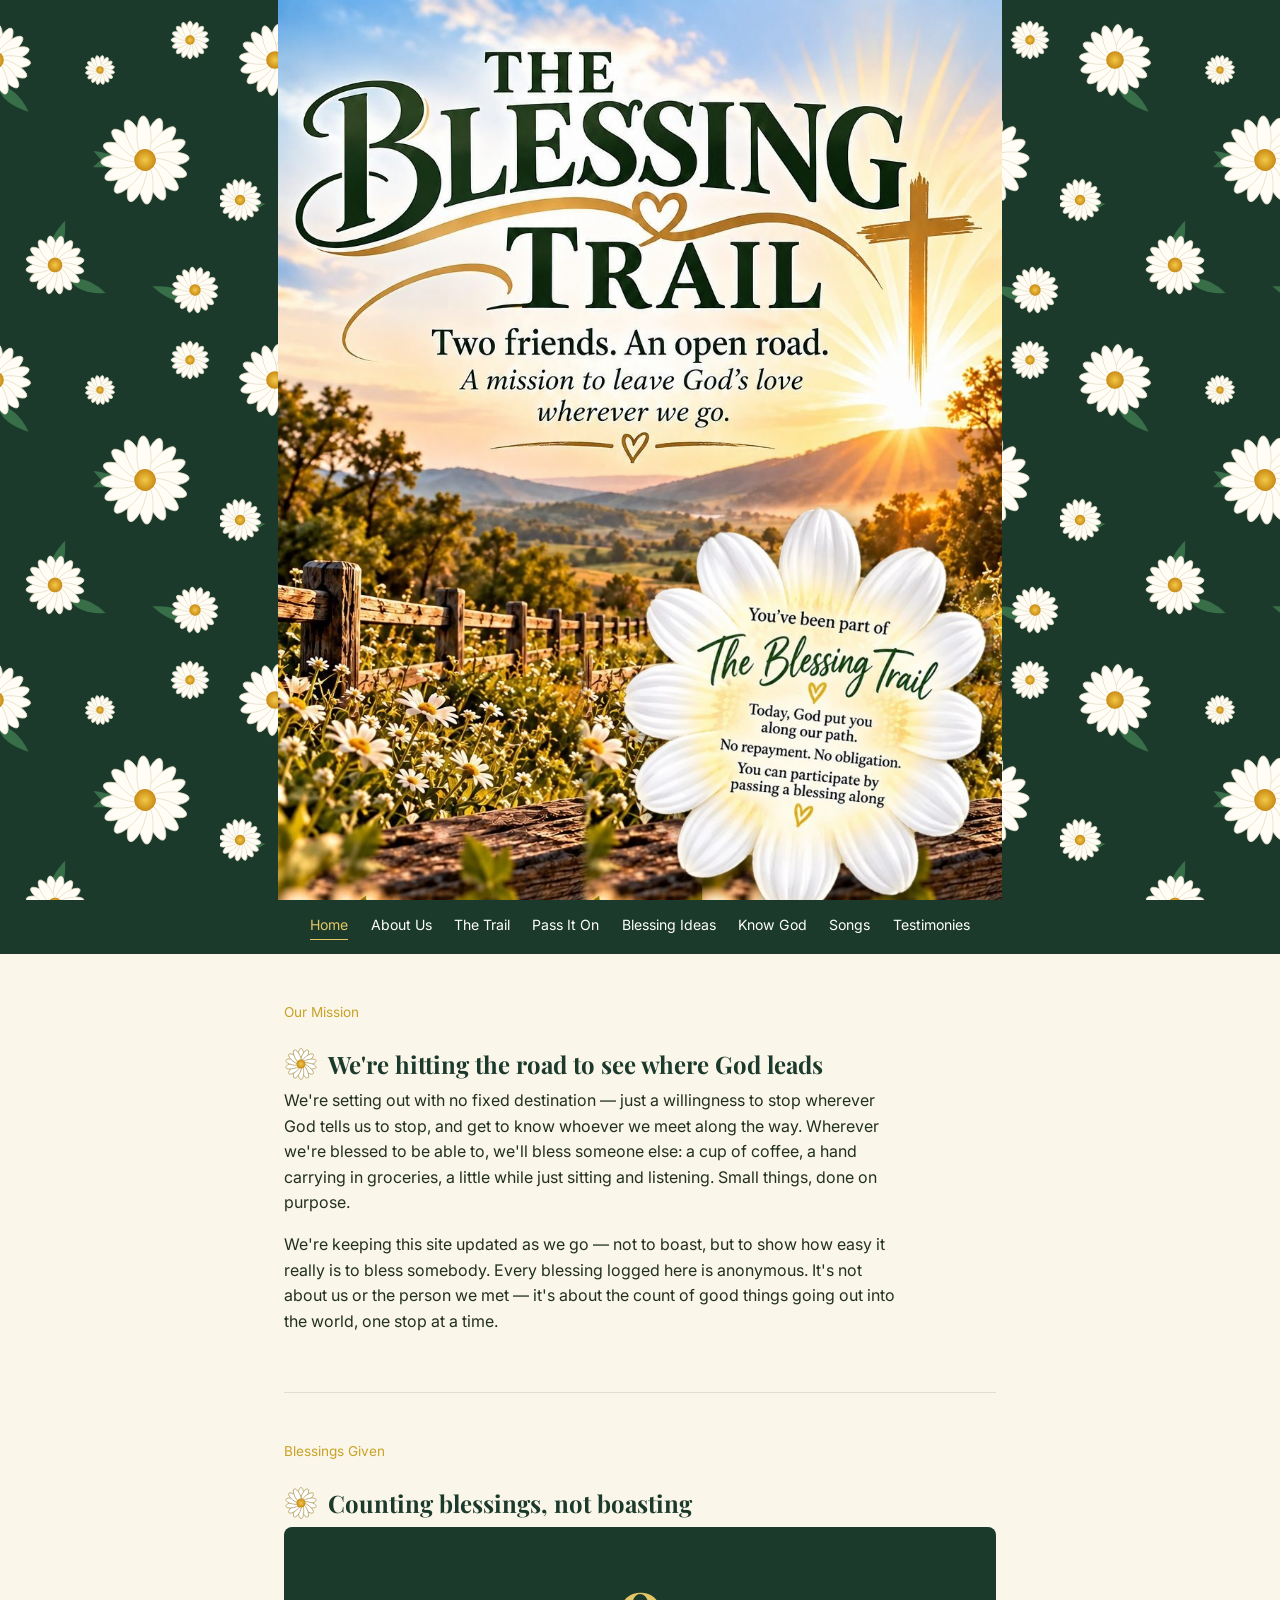
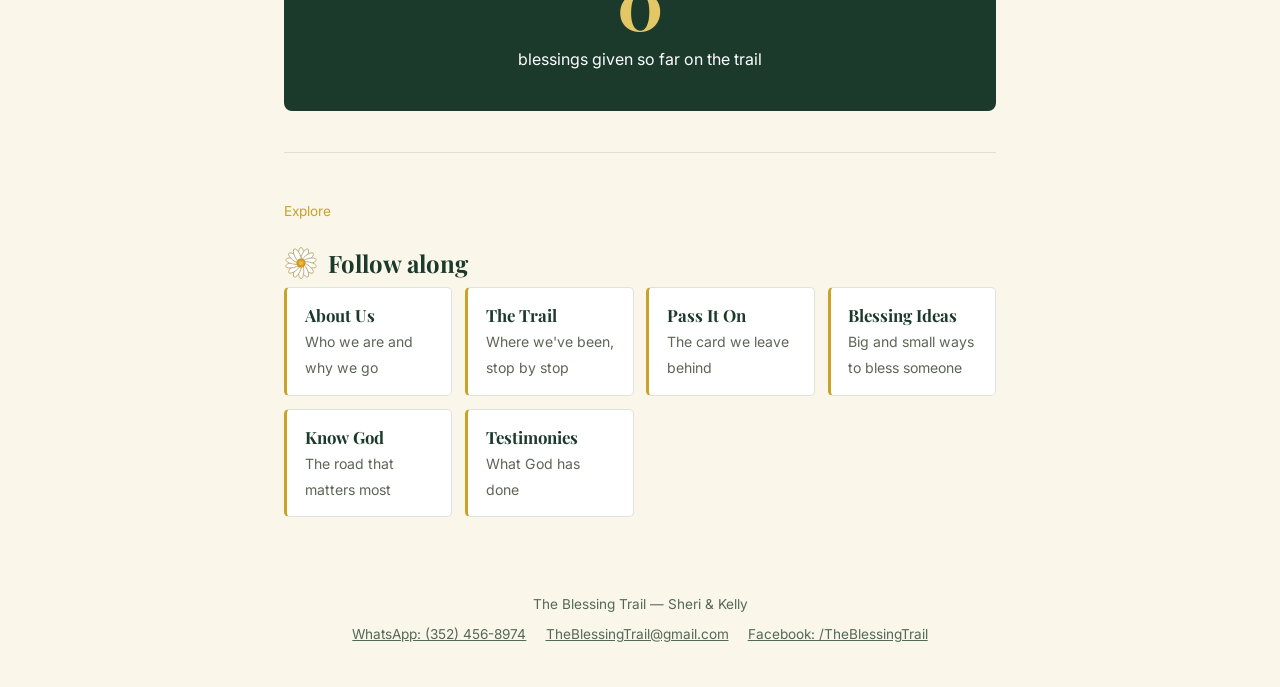
<file: index.html>
<!DOCTYPE html>
<html lang="en">
<head>
<meta charset="UTF-8">
<meta name="viewport" content="width=device-width, initial-scale=1, viewport-fit=cover">
<title>The Blessing Trail</title>
<meta name="description" content="Two friends. An open road. A mission to leave God's love wherever we go.">
<link rel="preconnect" href="https://fonts.googleapis.com">
<link rel="preconnect" href="https://fonts.gstatic.com" crossorigin>
<link href="https://fonts.googleapis.com/css2?family=Playfair+Display:wght@500;600;700&family=Dancing+Script:wght@600&family=Inter:wght@400;500;600&display=swap" rel="stylesheet">
<link rel="stylesheet" href="styles.css">
</head>
<body>

<header>
  <img class="hero-img" src="hero.jpg" width="1024" height="1274" alt="The Blessing Trail — two friends, an open road, a mission to leave God's love wherever we go.">
</header>

<nav>
  <a href="index.html" aria-current="page">Home</a>
  <a href="about.html">About Us</a>
  <a href="trail.html">The Trail</a>
  <a href="pass-it-on.html">Pass It On</a>
  <a href="ideas.html">Blessing Ideas</a>
  <a href="know-god.html">Know God</a>
  <a href="songs.html">Songs</a>
  <a href="testimonies.html">Testimonies</a>
</nav>

<main>

  <section class="block" id="about">
    <span class="kicker">Our Mission</span>
    <h2>We're hitting the road to see where God leads</h2>
    <p>We're setting out with no fixed destination — just a willingness to stop wherever God tells us to stop, and get to know whoever we meet along the way. Wherever we're blessed to be able to, we'll bless someone else: a cup of coffee, a hand carrying in groceries, a little while just sitting and listening. Small things, done on purpose.</p>
    <p>We're keeping this site updated as we go — not to boast, but to show how easy it really is to bless somebody. Every blessing logged here is anonymous. It's not about us or the person we met — it's about the count of good things going out into the world, one stop at a time.</p>
  </section>

  <section class="block" id="counter">
    <span class="kicker">Blessings Given</span>
    <h2>Counting blessings, not boasting</h2>
    <div class="counter-wrap">
      <div class="counter-num">0</div>
      <p>blessings given so far on the trail</p>
    </div>
  </section>

  <section class="block" id="explore">
    <span class="kicker">Explore</span>
    <h2>Follow along</h2>
    <div class="explore">
      <a href="about.html"><strong>About Us</strong><span>Who we are and why we go</span></a>
      <a href="trail.html"><strong>The Trail</strong><span>Where we've been, stop by stop</span></a>
      <a href="pass-it-on.html"><strong>Pass It On</strong><span>The card we leave behind</span></a>
      <a href="ideas.html"><strong>Blessing Ideas</strong><span>Big and small ways to bless someone</span></a>
      <a href="know-god.html"><strong>Know God</strong><span>The road that matters most</span></a>
      <a href="testimonies.html"><strong>Testimonies</strong><span>What God has done</span></a>
    </div>
  </section>

</main>

<footer>
  The Blessing Trail — Sheri &amp; Kelly
  <div class="contact">
    <a href="https://wa.me/13524568974" target="_blank" rel="noopener">WhatsApp: (352) 456-8974</a>
    <a href="mailto:TheBlessingTrail@gmail.com">TheBlessingTrail@gmail.com</a>
    <a href="https://www.facebook.com/TheBlessingTrail" target="_blank" rel="noopener">Facebook: /TheBlessingTrail</a>
  </div>
</footer>

</body>
</html>
</file>
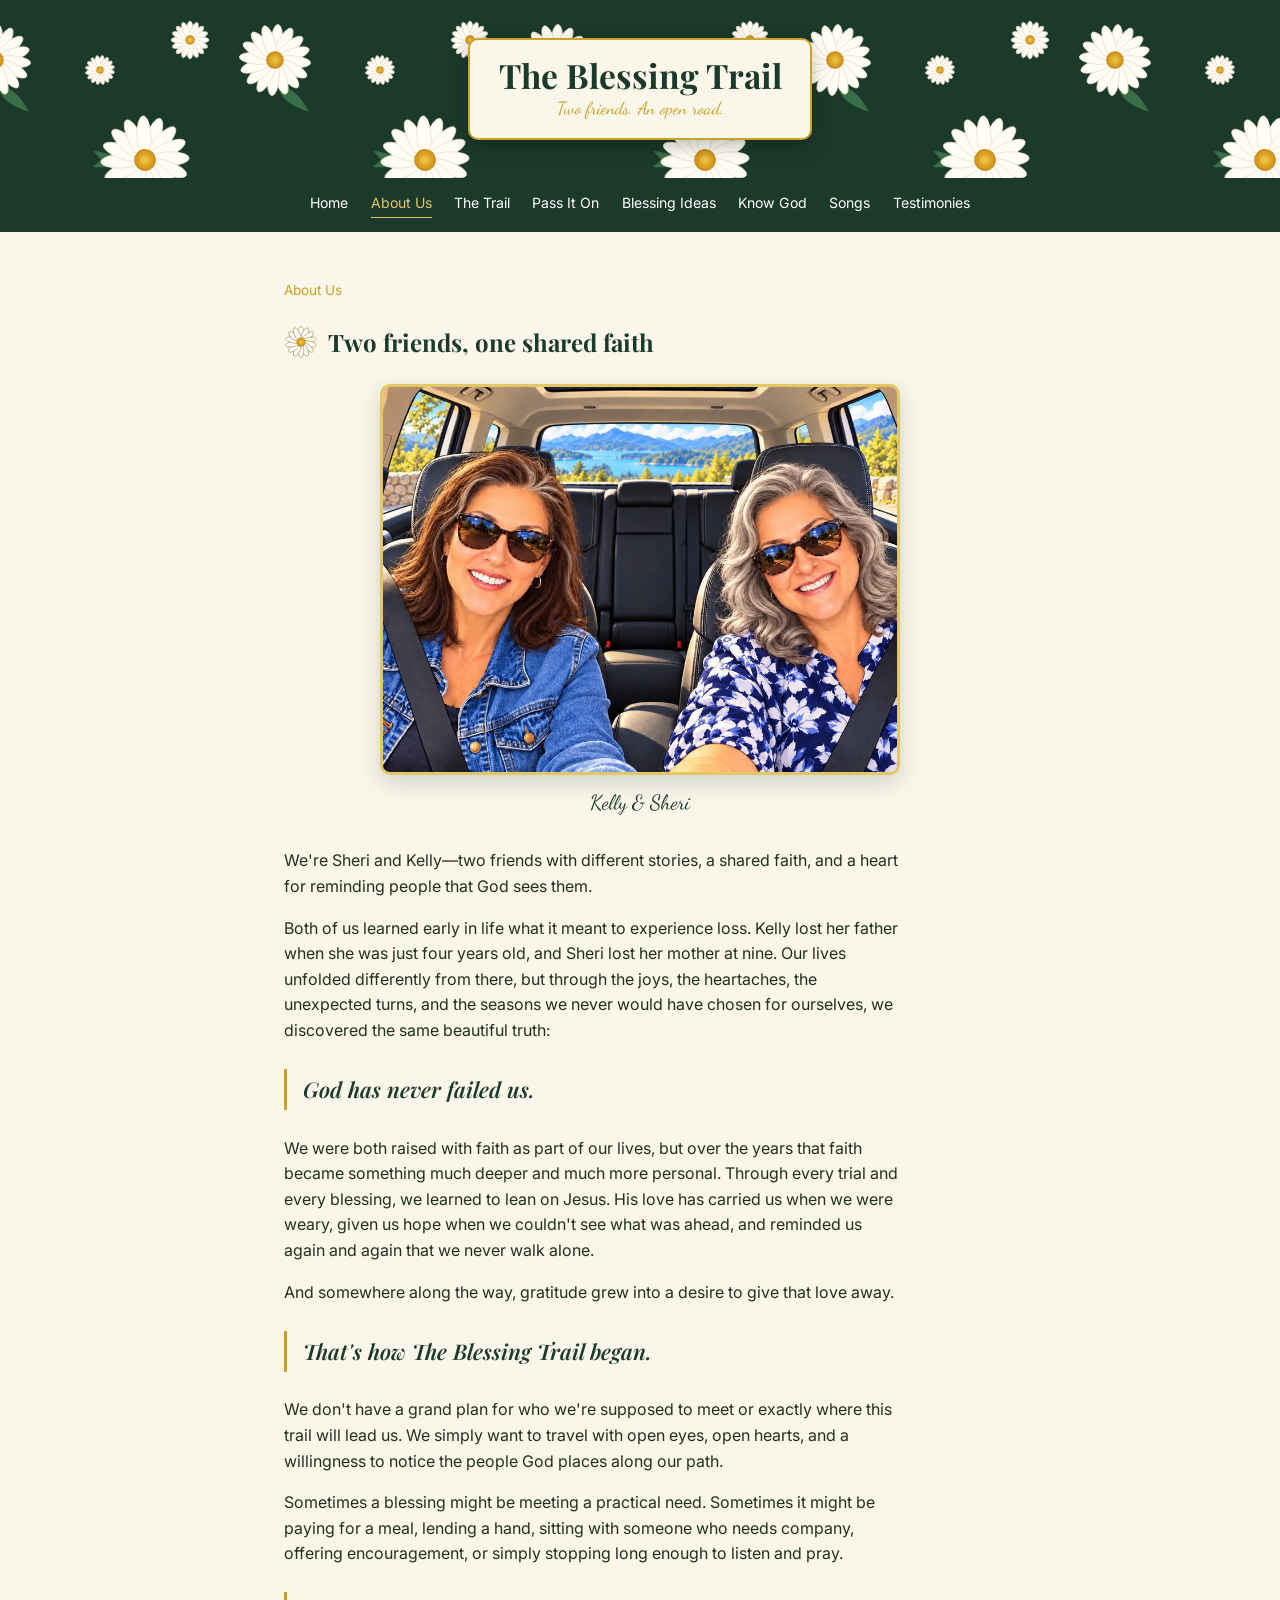
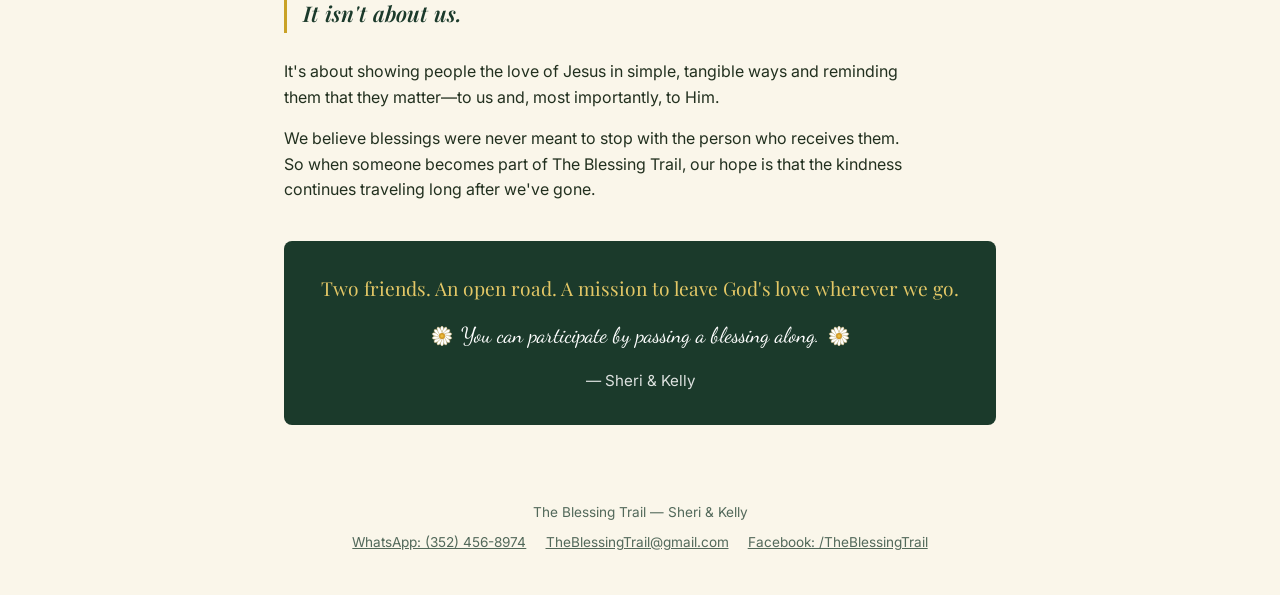
<file: about.html>
<!DOCTYPE html>
<html lang="en">
<head>
<meta charset="UTF-8">
<meta name="viewport" content="width=device-width, initial-scale=1, viewport-fit=cover">
<title>About Us — The Blessing Trail</title>
<meta name="description" content="Two friends. An open road. A mission to leave God's love wherever we go.">
<link rel="preconnect" href="https://fonts.googleapis.com">
<link rel="preconnect" href="https://fonts.gstatic.com" crossorigin>
<link href="https://fonts.googleapis.com/css2?family=Playfair+Display:wght@500;600;700&family=Dancing+Script:wght@600&family=Inter:wght@400;500;600&display=swap" rel="stylesheet">
<link rel="stylesheet" href="styles.css">
</head>
<body>

<header class="page-header">
  <a href="index.html">
    <span class="site-name">The Blessing Trail</span>
    <span class="tagline">Two friends. An open road.</span>
  </a>
</header>

<nav>
  <a href="index.html">Home</a>
  <a href="about.html" aria-current="page">About Us</a>
  <a href="trail.html">The Trail</a>
  <a href="pass-it-on.html">Pass It On</a>
  <a href="ideas.html">Blessing Ideas</a>
  <a href="know-god.html">Know God</a>
  <a href="songs.html">Songs</a>
  <a href="testimonies.html">Testimonies</a>
</nav>

<main>

  <section class="block about" id="about-us">
    <span class="kicker">About Us</span>
    <h2>Two friends, one shared faith</h2>
    <figure class="about-photo"><img src="about-us.jpg" width="900" height="675" alt="Kelly (left) and Sheri (right) smiling in sunglasses in the car, with mountains and a lake behind them"><figcaption>Kelly &amp; Sheri</figcaption></figure>
    <p>We're Sheri and Kelly—two friends with different stories, a shared faith, and a heart for reminding people that God sees them.</p>
    <p>Both of us learned early in life what it meant to experience loss. Kelly lost her father when she was just four years old, and Sheri lost her mother at nine. Our lives unfolded differently from there, but through the joys, the heartaches, the unexpected turns, and the seasons we never would have chosen for ourselves, we discovered the same beautiful truth:</p>
    <p class="callout">God has never failed us.</p>
    <p>We were both raised with faith as part of our lives, but over the years that faith became something much deeper and much more personal. Through every trial and every blessing, we learned to lean on Jesus. His love has carried us when we were weary, given us hope when we couldn't see what was ahead, and reminded us again and again that we never walk alone.</p>
    <p>And somewhere along the way, gratitude grew into a desire to give that love away.</p>
    <p class="callout">That's how The Blessing Trail began.</p>
    <p>We don't have a grand plan for who we're supposed to meet or exactly where this trail will lead us. We simply want to travel with open eyes, open hearts, and a willingness to notice the people God places along our path.</p>
    <p>Sometimes a blessing might be meeting a practical need. Sometimes it might be paying for a meal, lending a hand, sitting with someone who needs company, offering encouragement, or simply stopping long enough to listen and pray.</p>
    <p class="callout">It isn't about us.</p>
    <p>It's about showing people the love of Jesus in simple, tangible ways and reminding them that they matter—to us and, most importantly, to Him.</p>
    <p>We believe blessings were never meant to stop with the person who receives them. So when someone becomes part of The Blessing Trail, our hope is that the kindness continues traveling long after we've gone.</p>

    <div class="about-closing">
      <p class="motto">Two friends. An open road. A mission to leave God's love wherever we go.</p>
      <p class="invite"><img src="daisy.svg" alt="" width="22" height="22"> You can participate by passing a blessing along. <img src="daisy.svg" alt="" width="22" height="22"></p>
      <p class="signoff">— Sheri &amp; Kelly</p>
    </div>
  </section>

</main>

<footer>
  The Blessing Trail — Sheri &amp; Kelly
  <div class="contact">
    <a href="https://wa.me/13524568974" target="_blank" rel="noopener">WhatsApp: (352) 456-8974</a>
    <a href="mailto:TheBlessingTrail@gmail.com">TheBlessingTrail@gmail.com</a>
    <a href="https://www.facebook.com/TheBlessingTrail" target="_blank" rel="noopener">Facebook: /TheBlessingTrail</a>
  </div>
</footer>

</body>
</html>
</file>
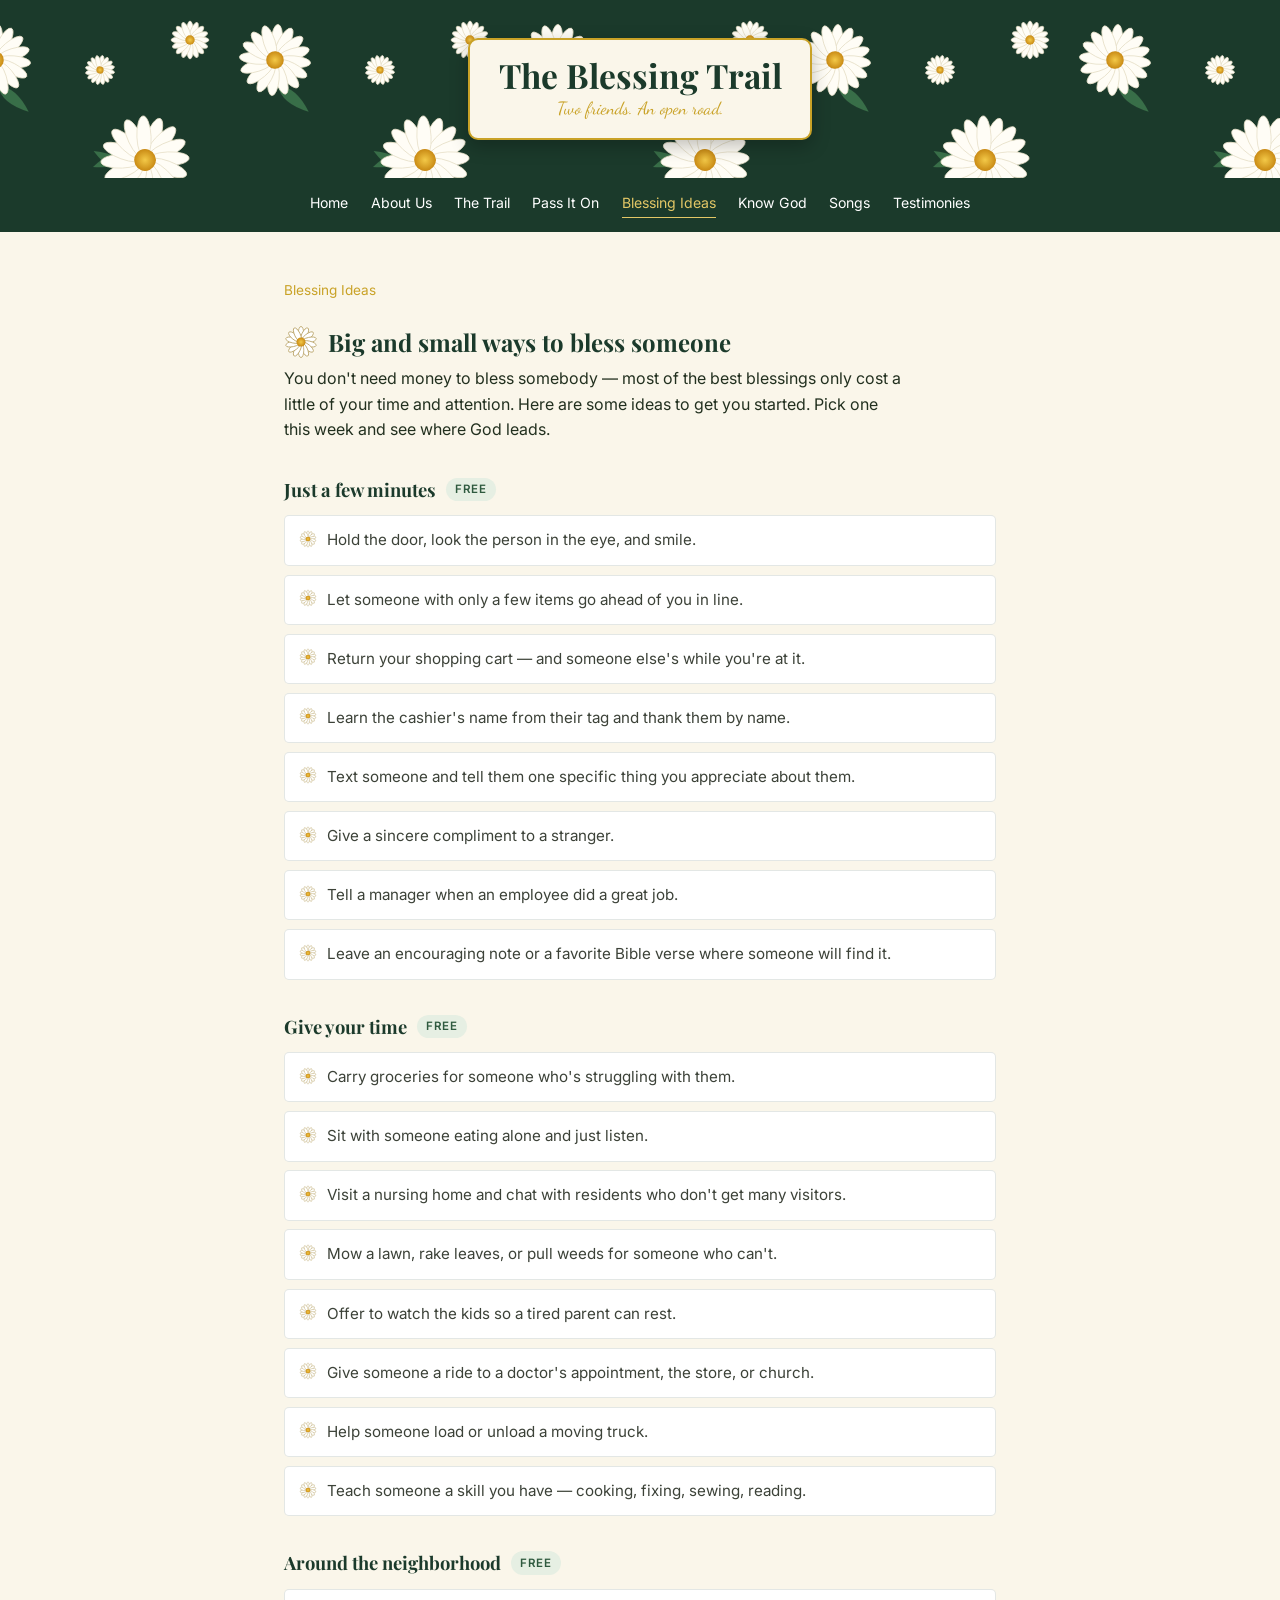
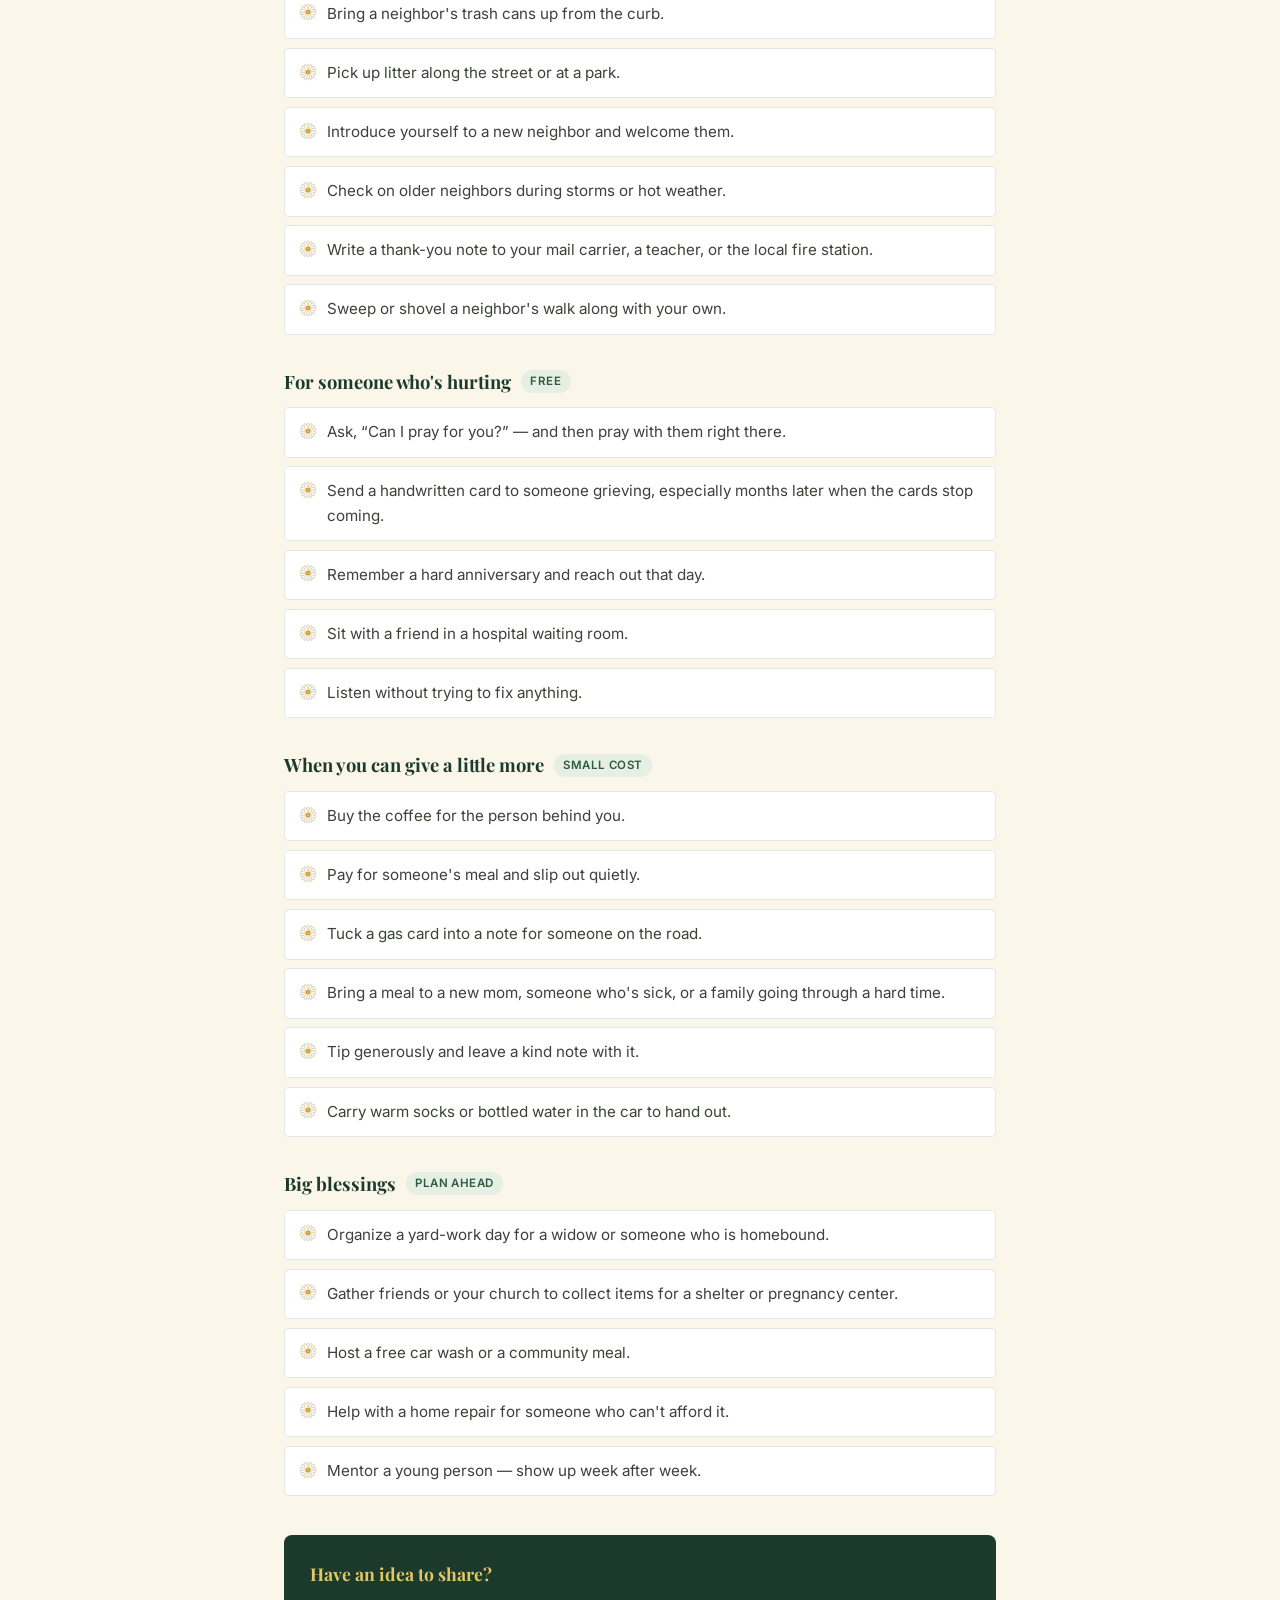
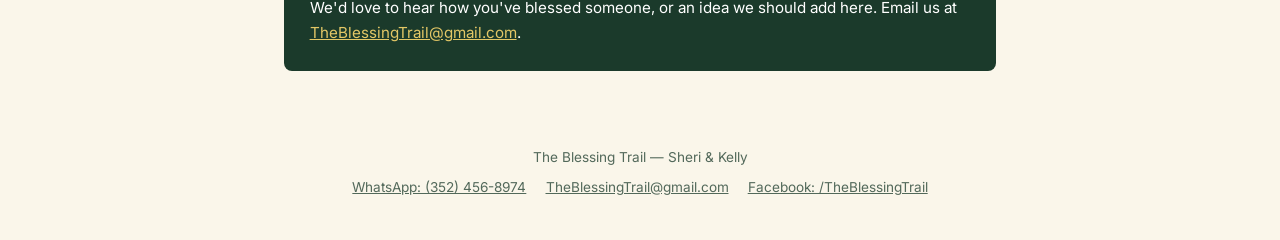
<file: ideas.html>
<!DOCTYPE html>
<html lang="en">
<head>
<meta charset="UTF-8">
<meta name="viewport" content="width=device-width, initial-scale=1, viewport-fit=cover">
<title>Blessing Ideas — The Blessing Trail</title>
<meta name="description" content="Two friends. An open road. A mission to leave God's love wherever we go.">
<link rel="preconnect" href="https://fonts.googleapis.com">
<link rel="preconnect" href="https://fonts.gstatic.com" crossorigin>
<link href="https://fonts.googleapis.com/css2?family=Playfair+Display:wght@500;600;700&family=Dancing+Script:wght@600&family=Inter:wght@400;500;600&display=swap" rel="stylesheet">
<link rel="stylesheet" href="styles.css">
</head>
<body>

<header class="page-header">
  <a href="index.html">
    <span class="site-name">The Blessing Trail</span>
    <span class="tagline">Two friends. An open road.</span>
  </a>
</header>

<nav>
  <a href="index.html">Home</a>
  <a href="about.html">About Us</a>
  <a href="trail.html">The Trail</a>
  <a href="pass-it-on.html">Pass It On</a>
  <a href="ideas.html" aria-current="page">Blessing Ideas</a>
  <a href="know-god.html">Know God</a>
  <a href="songs.html">Songs</a>
  <a href="testimonies.html">Testimonies</a>
</nav>

<main>

  <section class="block" id="ideas">
    <span class="kicker">Blessing Ideas</span>
    <h2>Big and small ways to bless someone</h2>
    <p>You don't need money to bless somebody — most of the best blessings only cost a little of your time and attention. Here are some ideas to get you started. Pick one this week and see where God leads.</p>

    <div class="idea-group">
      <h3>Just a few minutes <span class="idea-tag">Free</span></h3>
      <ul class="ideas">
        <li>Hold the door, look the person in the eye, and smile.</li>
        <li>Let someone with only a few items go ahead of you in line.</li>
        <li>Return your shopping cart — and someone else's while you're at it.</li>
        <li>Learn the cashier's name from their tag and thank them by name.</li>
        <li>Text someone and tell them one specific thing you appreciate about them.</li>
        <li>Give a sincere compliment to a stranger.</li>
        <li>Tell a manager when an employee did a great job.</li>
        <li>Leave an encouraging note or a favorite Bible verse where someone will find it.</li>
      </ul>
    </div>

    <div class="idea-group">
      <h3>Give your time <span class="idea-tag">Free</span></h3>
      <ul class="ideas">
        <li>Carry groceries for someone who's struggling with them.</li>
        <li>Sit with someone eating alone and just listen.</li>
        <li>Visit a nursing home and chat with residents who don't get many visitors.</li>
        <li>Mow a lawn, rake leaves, or pull weeds for someone who can't.</li>
        <li>Offer to watch the kids so a tired parent can rest.</li>
        <li>Give someone a ride to a doctor's appointment, the store, or church.</li>
        <li>Help someone load or unload a moving truck.</li>
        <li>Teach someone a skill you have — cooking, fixing, sewing, reading.</li>
      </ul>
    </div>

    <div class="idea-group">
      <h3>Around the neighborhood <span class="idea-tag">Free</span></h3>
      <ul class="ideas">
        <li>Bring a neighbor's trash cans up from the curb.</li>
        <li>Pick up litter along the street or at a park.</li>
        <li>Introduce yourself to a new neighbor and welcome them.</li>
        <li>Check on older neighbors during storms or hot weather.</li>
        <li>Write a thank-you note to your mail carrier, a teacher, or the local fire station.</li>
        <li>Sweep or shovel a neighbor's walk along with your own.</li>
      </ul>
    </div>

    <div class="idea-group">
      <h3>For someone who's hurting <span class="idea-tag">Free</span></h3>
      <ul class="ideas">
        <li>Ask, “Can I pray for you?” — and then pray with them right there.</li>
        <li>Send a handwritten card to someone grieving, especially months later when the cards stop coming.</li>
        <li>Remember a hard anniversary and reach out that day.</li>
        <li>Sit with a friend in a hospital waiting room.</li>
        <li>Listen without trying to fix anything.</li>
      </ul>
    </div>

    <div class="idea-group">
      <h3>When you can give a little more <span class="idea-tag">Small cost</span></h3>
      <ul class="ideas">
        <li>Buy the coffee for the person behind you.</li>
        <li>Pay for someone's meal and slip out quietly.</li>
        <li>Tuck a gas card into a note for someone on the road.</li>
        <li>Bring a meal to a new mom, someone who's sick, or a family going through a hard time.</li>
        <li>Tip generously and leave a kind note with it.</li>
        <li>Carry warm socks or bottled water in the car to hand out.</li>
      </ul>
    </div>

    <div class="idea-group">
      <h3>Big blessings <span class="idea-tag">Plan ahead</span></h3>
      <ul class="ideas">
        <li>Organize a yard-work day for a widow or someone who is homebound.</li>
        <li>Gather friends or your church to collect items for a shelter or pregnancy center.</li>
        <li>Host a free car wash or a community meal.</li>
        <li>Help with a home repair for someone who can't afford it.</li>
        <li>Mentor a young person — show up week after week.</li>
      </ul>
    </div>

    <div class="idea-share">
      <h3>Have an idea to share?</h3>
      <p>We'd love to hear how you've blessed someone, or an idea we should add here. Email us at <a href="mailto:TheBlessingTrail@gmail.com">TheBlessingTrail@gmail.com</a>.</p>
    </div>
  </section>

</main>

<footer>
  The Blessing Trail — Sheri &amp; Kelly
  <div class="contact">
    <a href="https://wa.me/13524568974" target="_blank" rel="noopener">WhatsApp: (352) 456-8974</a>
    <a href="mailto:TheBlessingTrail@gmail.com">TheBlessingTrail@gmail.com</a>
    <a href="https://www.facebook.com/TheBlessingTrail" target="_blank" rel="noopener">Facebook: /TheBlessingTrail</a>
  </div>
</footer>

</body>
</html>
</file>
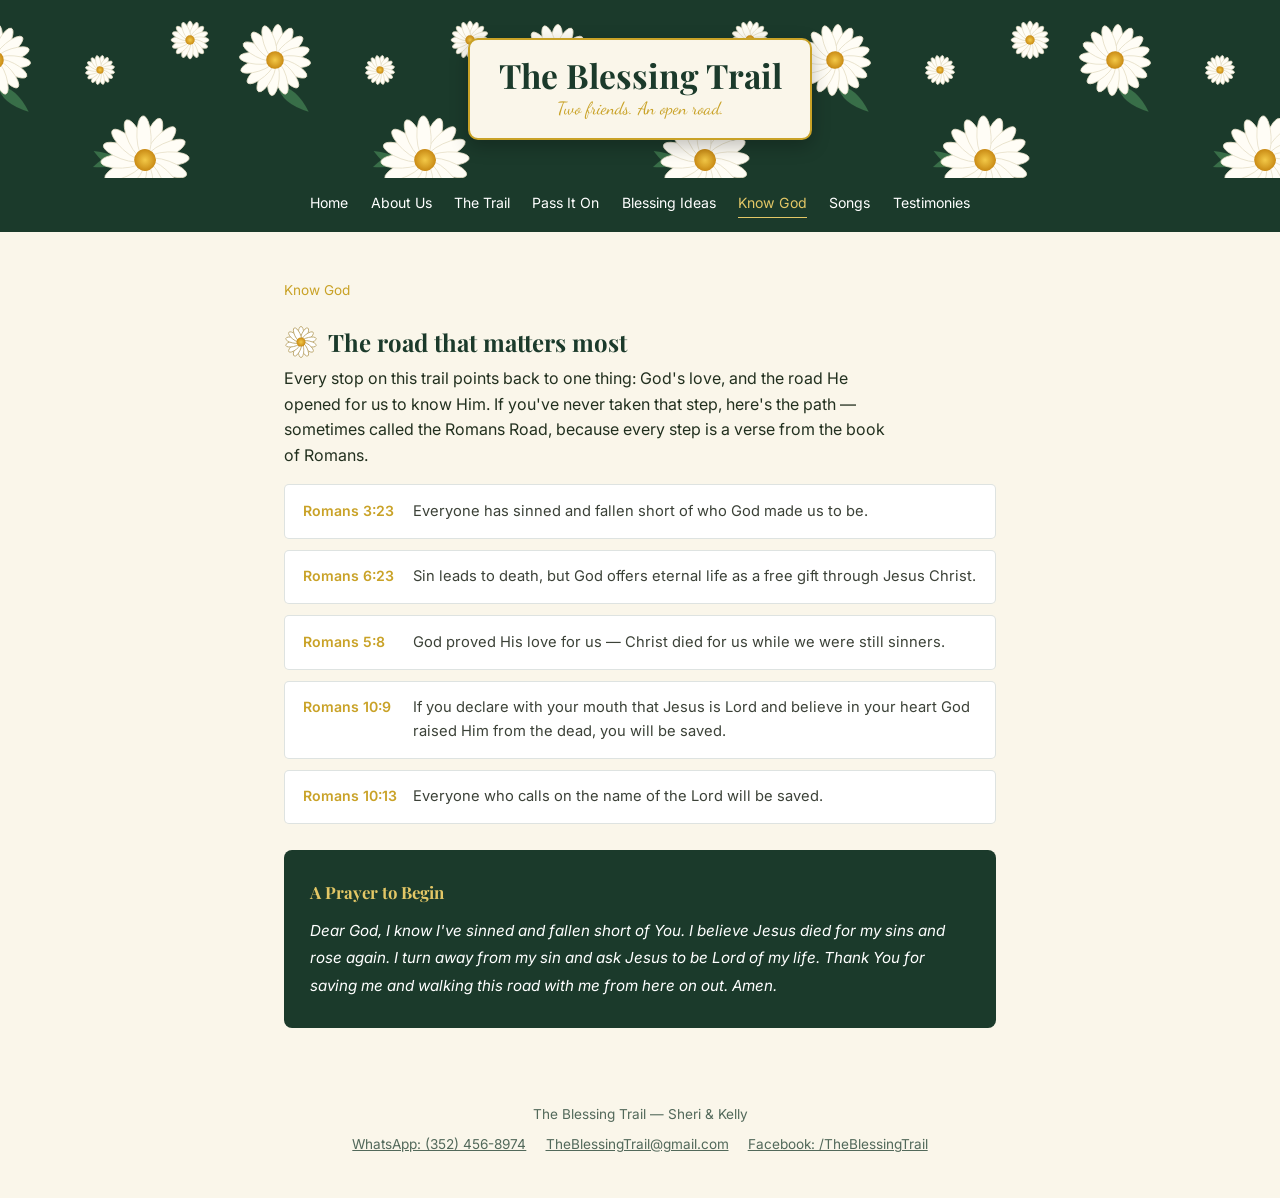
<file: know-god.html>
<!DOCTYPE html>
<html lang="en">
<head>
<meta charset="UTF-8">
<meta name="viewport" content="width=device-width, initial-scale=1, viewport-fit=cover">
<title>Know God — The Blessing Trail</title>
<meta name="description" content="Two friends. An open road. A mission to leave God's love wherever we go.">
<link rel="preconnect" href="https://fonts.googleapis.com">
<link rel="preconnect" href="https://fonts.gstatic.com" crossorigin>
<link href="https://fonts.googleapis.com/css2?family=Playfair+Display:wght@500;600;700&family=Dancing+Script:wght@600&family=Inter:wght@400;500;600&display=swap" rel="stylesheet">
<link rel="stylesheet" href="styles.css">
</head>
<body>

<header class="page-header">
  <a href="index.html">
    <span class="site-name">The Blessing Trail</span>
    <span class="tagline">Two friends. An open road.</span>
  </a>
</header>

<nav>
  <a href="index.html">Home</a>
  <a href="about.html">About Us</a>
  <a href="trail.html">The Trail</a>
  <a href="pass-it-on.html">Pass It On</a>
  <a href="ideas.html">Blessing Ideas</a>
  <a href="know-god.html" aria-current="page">Know God</a>
  <a href="songs.html">Songs</a>
  <a href="testimonies.html">Testimonies</a>
</nav>

<main>

  <section class="block" id="salvation">
    <span class="kicker">Know God</span>
    <h2>The road that matters most</h2>
    <p>Every stop on this trail points back to one thing: God's love, and the road He opened for us to know Him. If you've never taken that step, here's the path — sometimes called the Romans Road, because every step is a verse from the book of Romans.</p>

    <div class="step">
      <div class="verse">Romans 3:23</div>
      <p>Everyone has sinned and fallen short of who God made us to be.</p>
    </div>
    <div class="step">
      <div class="verse">Romans 6:23</div>
      <p>Sin leads to death, but God offers eternal life as a free gift through Jesus Christ.</p>
    </div>
    <div class="step">
      <div class="verse">Romans 5:8</div>
      <p>God proved His love for us — Christ died for us while we were still sinners.</p>
    </div>
    <div class="step">
      <div class="verse">Romans 10:9</div>
      <p>If you declare with your mouth that Jesus is Lord and believe in your heart God raised Him from the dead, you will be saved.</p>
    </div>
    <div class="step">
      <div class="verse">Romans 10:13</div>
      <p>Everyone who calls on the name of the Lord will be saved.</p>
    </div>

    <div class="prayer-box">
      <h3>A Prayer to Begin</h3>
      <p>Dear God, I know I've sinned and fallen short of You. I believe Jesus died for my sins and rose again. I turn away from my sin and ask Jesus to be Lord of my life. Thank You for saving me and walking this road with me from here on out. Amen.</p>
    </div>
  </section>

</main>

<footer>
  The Blessing Trail — Sheri &amp; Kelly
  <div class="contact">
    <a href="https://wa.me/13524568974" target="_blank" rel="noopener">WhatsApp: (352) 456-8974</a>
    <a href="mailto:TheBlessingTrail@gmail.com">TheBlessingTrail@gmail.com</a>
    <a href="https://www.facebook.com/TheBlessingTrail" target="_blank" rel="noopener">Facebook: /TheBlessingTrail</a>
  </div>
</footer>

</body>
</html>
</file>
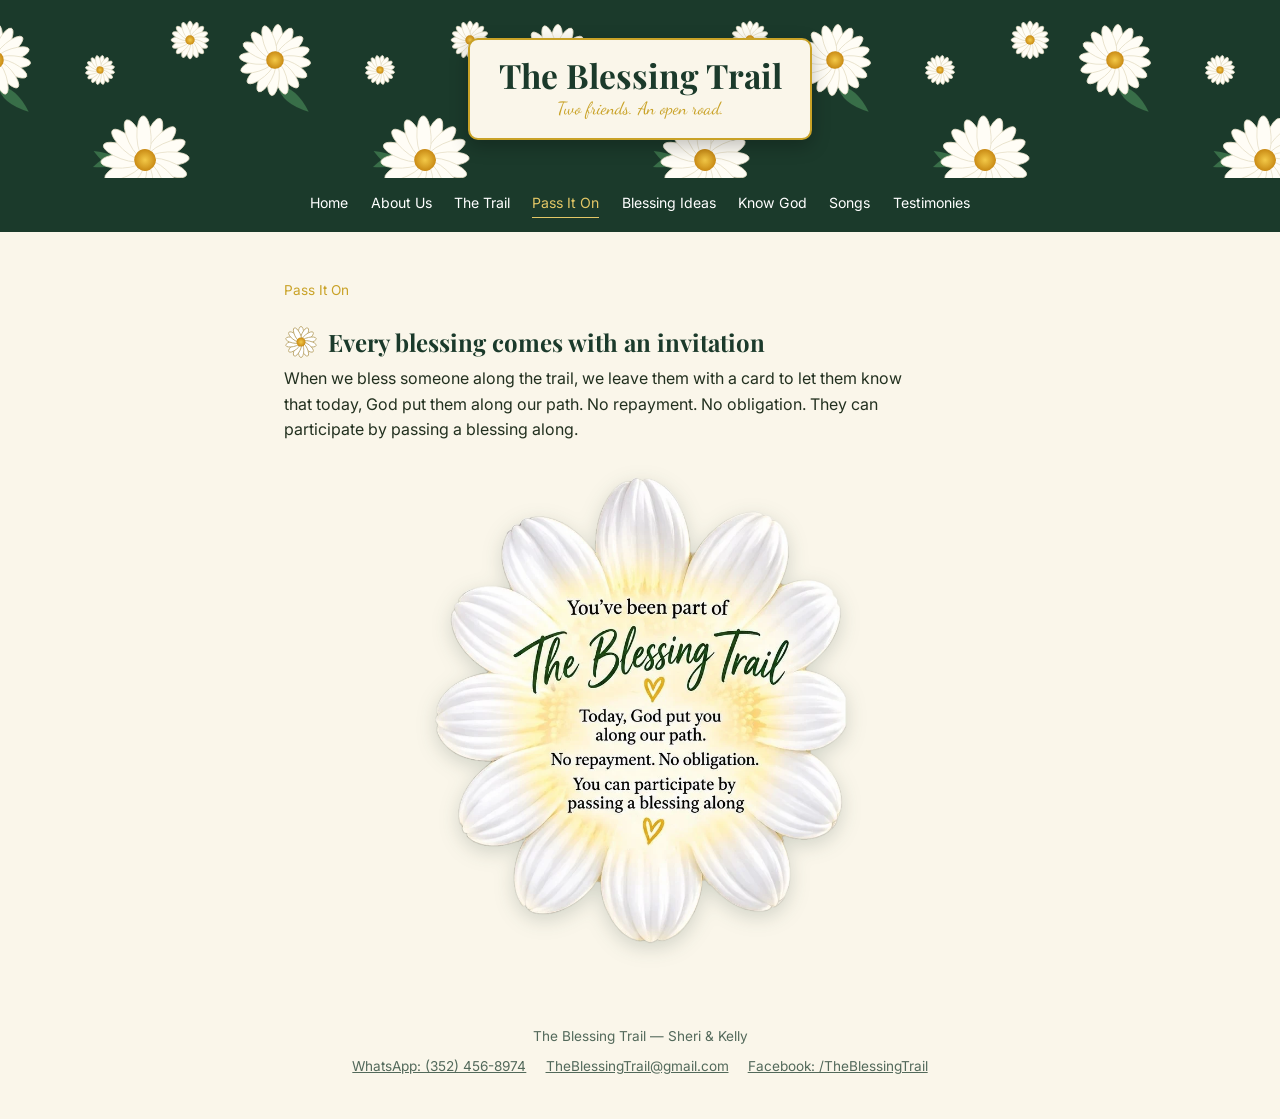
<file: pass-it-on.html>
<!DOCTYPE html>
<html lang="en">
<head>
<meta charset="UTF-8">
<meta name="viewport" content="width=device-width, initial-scale=1, viewport-fit=cover">
<title>Pass It On — The Blessing Trail</title>
<meta name="description" content="Two friends. An open road. A mission to leave God's love wherever we go.">
<link rel="preconnect" href="https://fonts.googleapis.com">
<link rel="preconnect" href="https://fonts.gstatic.com" crossorigin>
<link href="https://fonts.googleapis.com/css2?family=Playfair+Display:wght@500;600;700&family=Dancing+Script:wght@600&family=Inter:wght@400;500;600&display=swap" rel="stylesheet">
<link rel="stylesheet" href="styles.css">
</head>
<body>

<header class="page-header">
  <a href="index.html">
    <span class="site-name">The Blessing Trail</span>
    <span class="tagline">Two friends. An open road.</span>
  </a>
</header>

<nav>
  <a href="index.html">Home</a>
  <a href="about.html">About Us</a>
  <a href="trail.html">The Trail</a>
  <a href="pass-it-on.html" aria-current="page">Pass It On</a>
  <a href="ideas.html">Blessing Ideas</a>
  <a href="know-god.html">Know God</a>
  <a href="songs.html">Songs</a>
  <a href="testimonies.html">Testimonies</a>
</nav>

<main>

  <section class="block" id="pass-it-on">
    <span class="kicker">Pass It On</span>
    <h2>Every blessing comes with an invitation</h2>
    <p>When we bless someone along the trail, we leave them with a card to let them know that today, God put them along our path. No repayment. No obligation. They can participate by passing a blessing along.</p>
    <img class="card-front" src="card-front.webp" width="768" height="885" alt="The Blessing Trail card, shaped like a daisy: You've been part of The Blessing Trail. Today, God put you along our path. No repayment. No obligation. You can participate by passing a blessing along.">
  </section>

</main>

<footer>
  The Blessing Trail — Sheri &amp; Kelly
  <div class="contact">
    <a href="https://wa.me/13524568974" target="_blank" rel="noopener">WhatsApp: (352) 456-8974</a>
    <a href="mailto:TheBlessingTrail@gmail.com">TheBlessingTrail@gmail.com</a>
    <a href="https://www.facebook.com/TheBlessingTrail" target="_blank" rel="noopener">Facebook: /TheBlessingTrail</a>
  </div>
</footer>

</body>
</html>
</file>
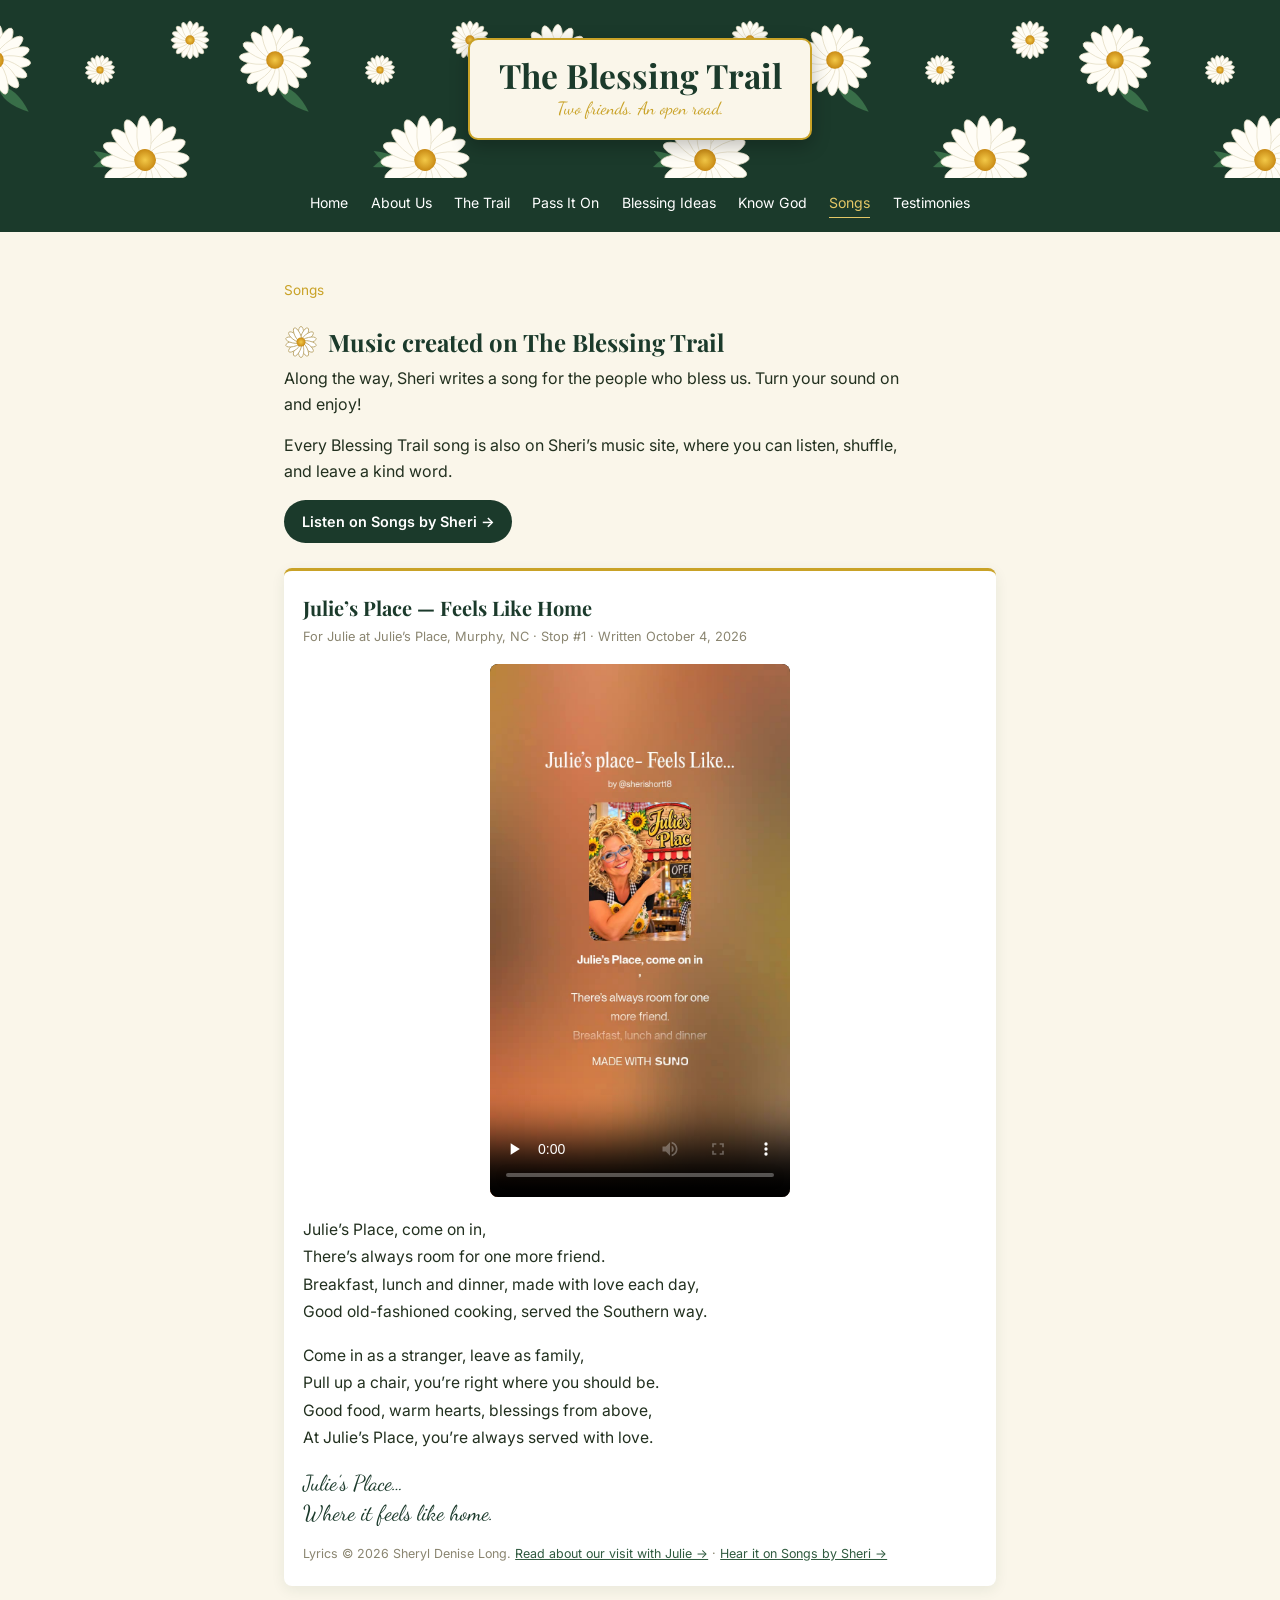
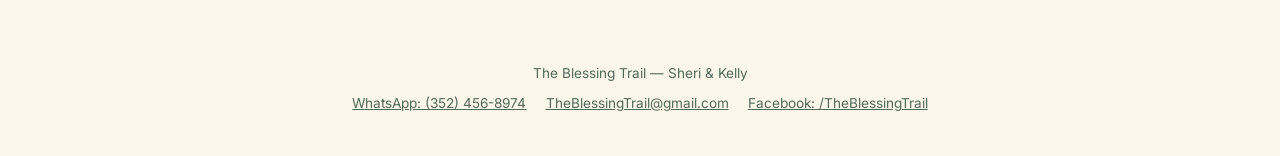
<file: songs.html>
<!DOCTYPE html>
<html lang="en">
<head>
<meta charset="UTF-8">
<meta name="viewport" content="width=device-width, initial-scale=1, viewport-fit=cover">
<title>Songs — The Blessing Trail</title>
<meta name="description" content="Music created on The Blessing Trail: songs Sheri writes for the people who bless us along the way.">
<link rel="preconnect" href="https://fonts.googleapis.com">
<link rel="preconnect" href="https://fonts.gstatic.com" crossorigin>
<link href="https://fonts.googleapis.com/css2?family=Playfair+Display:wght@500;600;700&family=Dancing+Script:wght@600&family=Inter:wght@400;500;600&display=swap" rel="stylesheet">
<link rel="stylesheet" href="styles.css">
</head>
<body>

<header class="page-header">
  <a href="index.html">
    <span class="site-name">The Blessing Trail</span>
    <span class="tagline">Two friends. An open road.</span>
  </a>
</header>

<nav>
  <a href="index.html">Home</a>
  <a href="about.html">About Us</a>
  <a href="trail.html">The Trail</a>
  <a href="pass-it-on.html">Pass It On</a>
  <a href="ideas.html">Blessing Ideas</a>
  <a href="know-god.html">Know God</a>
  <a href="songs.html" aria-current="page">Songs</a>
  <a href="testimonies.html">Testimonies</a>
</nav>

<main>

  <section class="block" id="songs">
    <span class="kicker">Songs</span>
    <h2>Music created on The Blessing Trail</h2>
    <p>Along the way, Sheri writes a song for the people who bless us. Turn your sound on and enjoy!</p>
    <p>Every Blessing Trail song is also on Sheri&rsquo;s music site, where you can listen, shuffle, and leave a kind word.</p>
    <p><a class="btn-songs" href="https://songsbysheri.com/#blessing-trail" target="_blank" rel="noopener">Listen on Songs by Sheri &rarr;</a></p>

    <article class="song" id="julies-place">
      <h3>Julie&rsquo;s Place &mdash; Feels Like Home</h3>
      <p class="song-meta">For Julie at Julie&rsquo;s Place, Murphy, NC &middot; Stop #1 &middot; Written October 4, 2026</p>
      <video controls playsinline preload="none" poster="julies-place-jingle.jpg" width="824" height="1464" src="julies-place-jingle.mp4">Your browser can't play this video.</video>
      <div class="lyrics">
        <p>Julie&rsquo;s Place, come on in,<br>There&rsquo;s always room for one more friend.<br>Breakfast, lunch and dinner, made with love each day,<br>Good old-fashioned cooking, served the Southern way.</p>
        <p>Come in as a stranger, leave as family,<br>Pull up a chair, you&rsquo;re right where you should be.<br>Good food, warm hearts, blessings from above,<br>At Julie&rsquo;s Place, you&rsquo;re always served with love.</p>
        <p class="tag">Julie&rsquo;s Place&hellip;<br>Where it feels like home.</p>
      </div>
      <p class="song-credit">Lyrics &copy; 2026 Sheryl Denise Long. <a href="trail.html#julies-place">Read about our visit with Julie &rarr;</a> &middot; <a href="https://songsbysheri.com/#julies-place" target="_blank" rel="noopener">Hear it on Songs by Sheri &rarr;</a></p>
    </article>
  </section>

</main>

<footer>
  The Blessing Trail — Sheri &amp; Kelly
  <div class="contact">
    <a href="https://wa.me/13524568974" target="_blank" rel="noopener">WhatsApp: (352) 456-8974</a>
    <a href="mailto:TheBlessingTrail@gmail.com">TheBlessingTrail@gmail.com</a>
    <a href="https://www.facebook.com/TheBlessingTrail" target="_blank" rel="noopener">Facebook: /TheBlessingTrail</a>
  </div>
</footer>

</body>
</html>
</file>
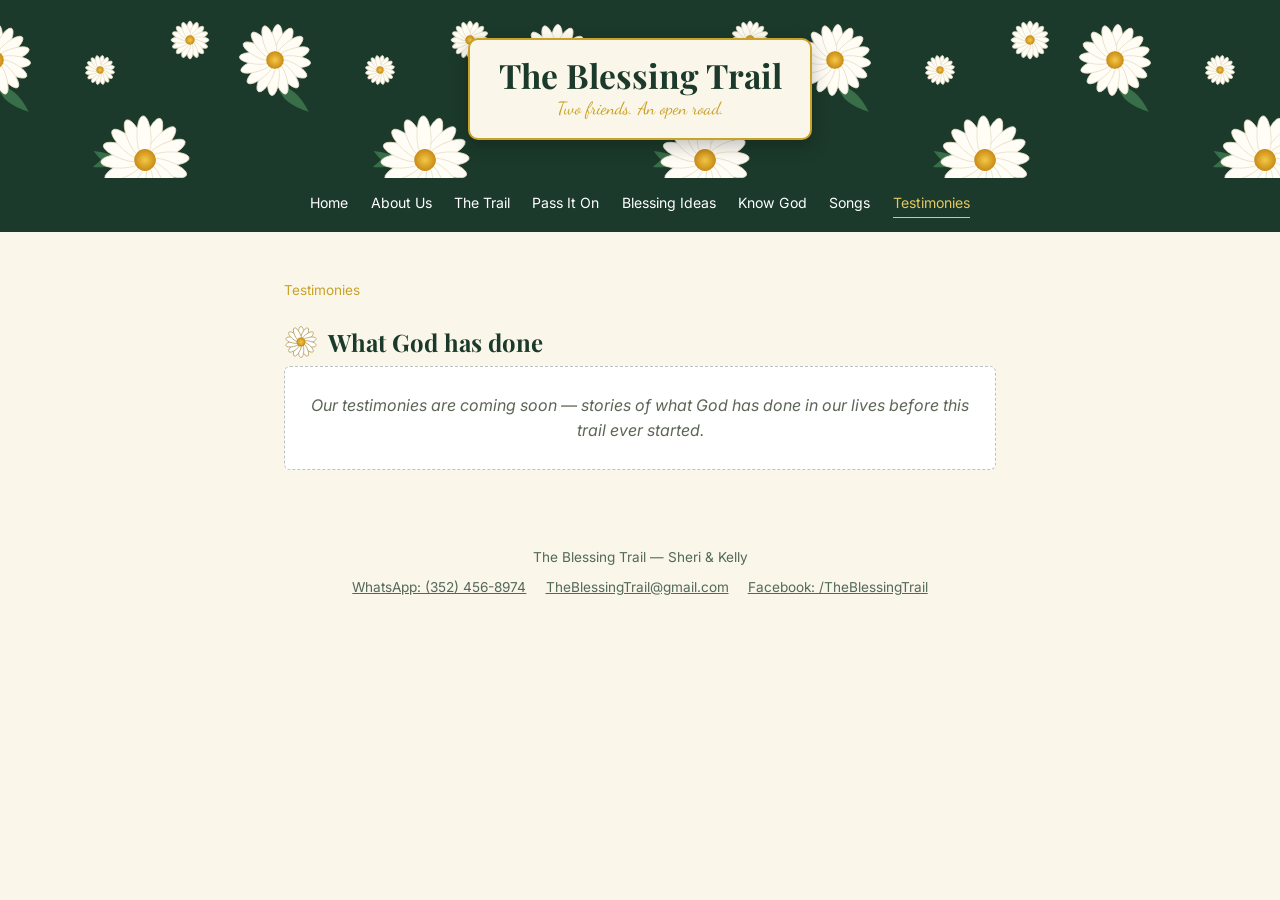
<file: testimonies.html>
<!DOCTYPE html>
<html lang="en">
<head>
<meta charset="UTF-8">
<meta name="viewport" content="width=device-width, initial-scale=1, viewport-fit=cover">
<title>Testimonies — The Blessing Trail</title>
<meta name="description" content="Two friends. An open road. A mission to leave God's love wherever we go.">
<link rel="preconnect" href="https://fonts.googleapis.com">
<link rel="preconnect" href="https://fonts.gstatic.com" crossorigin>
<link href="https://fonts.googleapis.com/css2?family=Playfair+Display:wght@500;600;700&family=Dancing+Script:wght@600&family=Inter:wght@400;500;600&display=swap" rel="stylesheet">
<link rel="stylesheet" href="styles.css">
</head>
<body>

<header class="page-header">
  <a href="index.html">
    <span class="site-name">The Blessing Trail</span>
    <span class="tagline">Two friends. An open road.</span>
  </a>
</header>

<nav>
  <a href="index.html">Home</a>
  <a href="about.html">About Us</a>
  <a href="trail.html">The Trail</a>
  <a href="pass-it-on.html">Pass It On</a>
  <a href="ideas.html">Blessing Ideas</a>
  <a href="know-god.html">Know God</a>
  <a href="songs.html">Songs</a>
  <a href="testimonies.html" aria-current="page">Testimonies</a>
</nav>

<main>

  <section class="block" id="testimonies">
    <span class="kicker">Testimonies</span>
    <h2>What God has done</h2>
    <div class="empty-state">
      Our testimonies are coming soon — stories of what God has done in our lives before this trail ever started.
    </div>
  </section>

</main>

<footer>
  The Blessing Trail — Sheri &amp; Kelly
  <div class="contact">
    <a href="https://wa.me/13524568974" target="_blank" rel="noopener">WhatsApp: (352) 456-8974</a>
    <a href="mailto:TheBlessingTrail@gmail.com">TheBlessingTrail@gmail.com</a>
    <a href="https://www.facebook.com/TheBlessingTrail" target="_blank" rel="noopener">Facebook: /TheBlessingTrail</a>
  </div>
</footer>

</body>
</html>
</file>
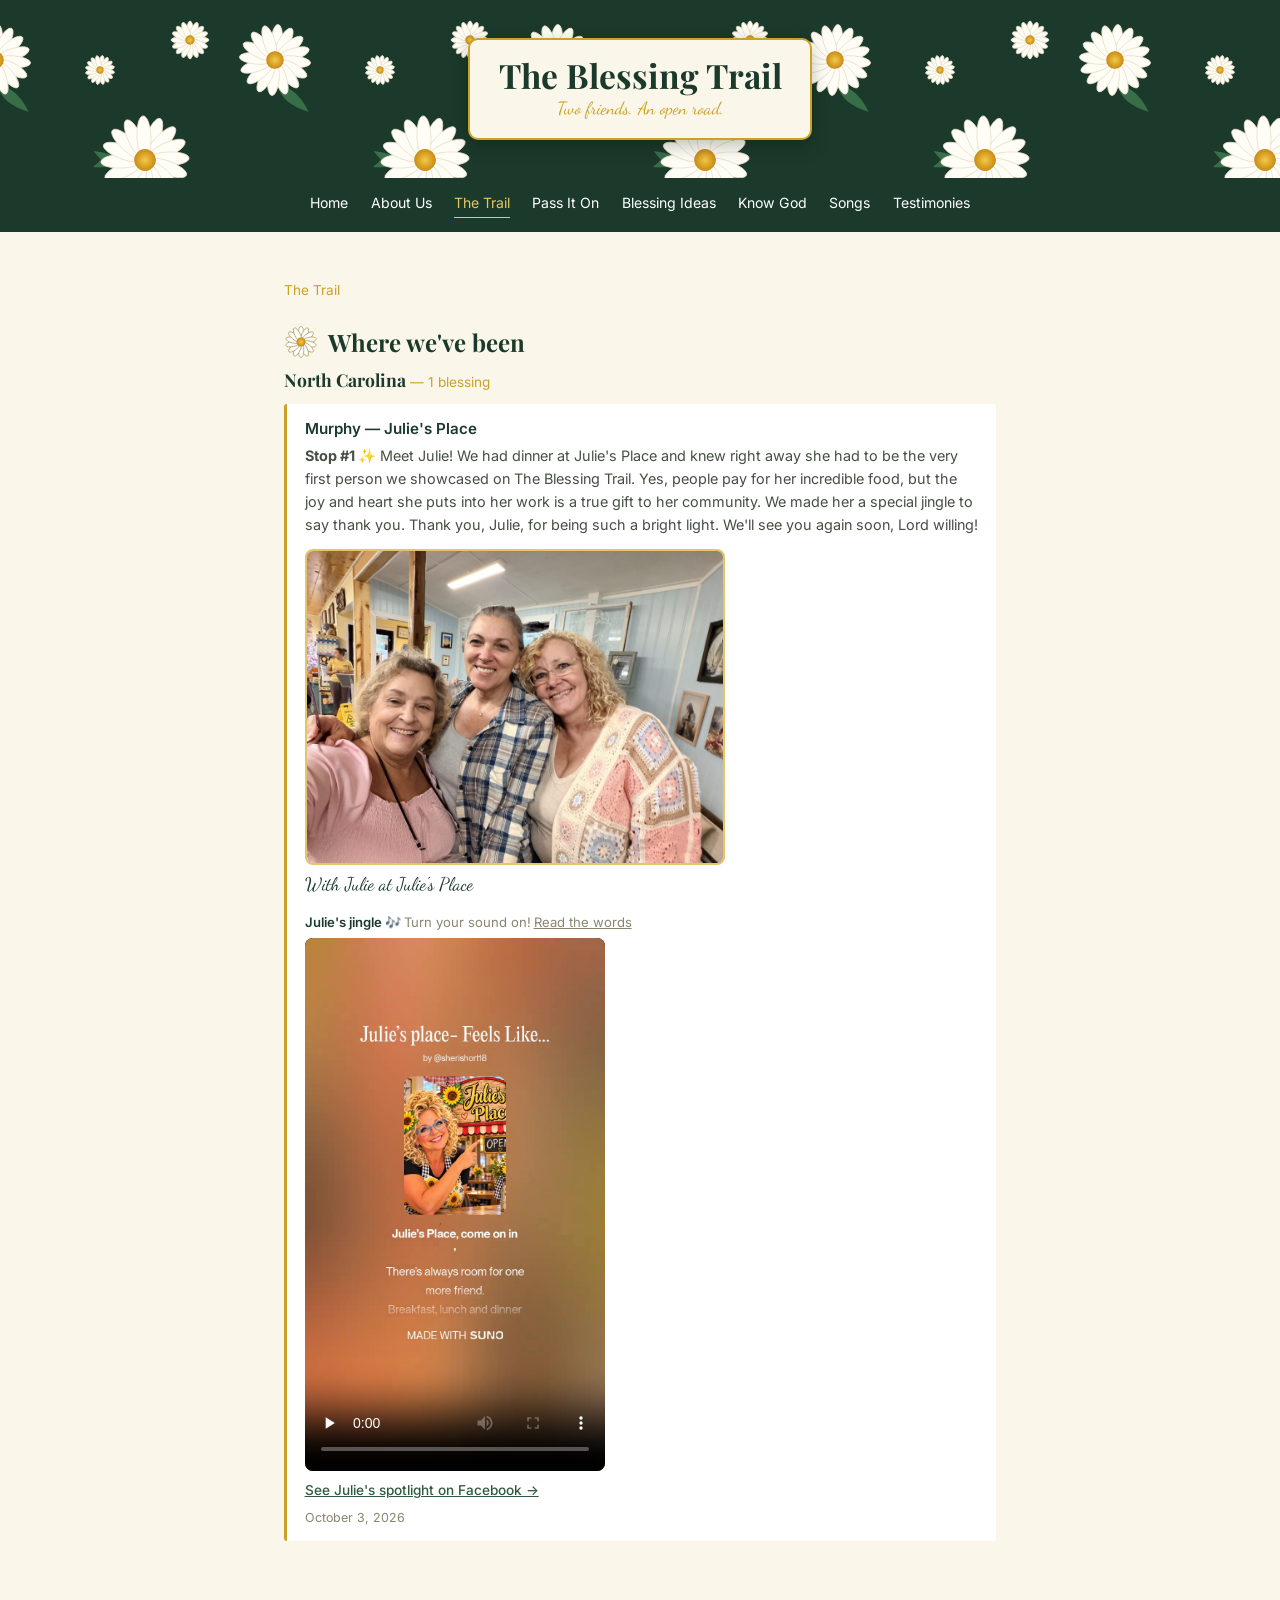
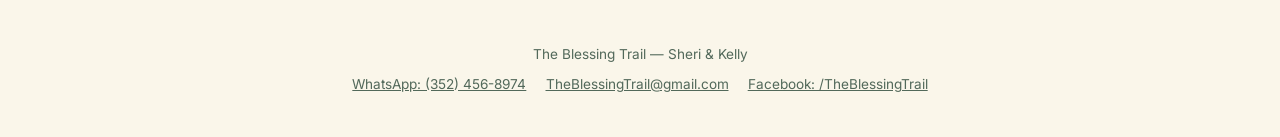
<file: trail.html>
<!DOCTYPE html>
<html lang="en">
<head>
<meta charset="UTF-8">
<meta name="viewport" content="width=device-width, initial-scale=1, viewport-fit=cover">
<title>The Trail — The Blessing Trail</title>
<meta name="description" content="Two friends. An open road. A mission to leave God's love wherever we go.">
<link rel="preconnect" href="https://fonts.googleapis.com">
<link rel="preconnect" href="https://fonts.gstatic.com" crossorigin>
<link href="https://fonts.googleapis.com/css2?family=Playfair+Display:wght@500;600;700&family=Dancing+Script:wght@600&family=Inter:wght@400;500;600&display=swap" rel="stylesheet">
<link rel="stylesheet" href="styles.css">
</head>
<body>

<header class="page-header">
  <a href="index.html">
    <span class="site-name">The Blessing Trail</span>
    <span class="tagline">Two friends. An open road.</span>
  </a>
</header>

<nav>
  <a href="index.html">Home</a>
  <a href="about.html">About Us</a>
  <a href="trail.html" aria-current="page">The Trail</a>
  <a href="pass-it-on.html">Pass It On</a>
  <a href="ideas.html">Blessing Ideas</a>
  <a href="know-god.html">Know God</a>
  <a href="songs.html">Songs</a>
  <a href="testimonies.html">Testimonies</a>
</nav>

<main>

  <section class="block" id="trail">
    <span class="kicker">The Trail</span>
    <h2>Where we've been</h2>
    <!-- BLESSING_LOG_START -->
    <div class="log-group">
      <h3>North Carolina <span class="state-count">— 1 blessing</span></h3>
      <div class="log-entry" id="julies-place">
        <div class="city">Murphy — Julie's Place</div>
        <div class="desc"><strong>Stop #1 ✨</strong> Meet Julie! We had dinner at Julie's Place and knew right away she had to be the very first person we showcased on The Blessing Trail. Yes, people pay for her incredible food, but the joy and heart she puts into her work is a true gift to her community. We made her a special jingle to say thank you. Thank you, Julie, for being such a bright light. We'll see you again soon, Lord willing!</div>
        <figure class="log-photo"><img src="julies-place.jpg" width="1000" height="750" alt="Sheri and Kelly with Julie (right) inside Julie's Place"><figcaption>With Julie at Julie's Place</figcaption></figure>
        <div class="log-video">
          <span class="label">Julie's jingle 🎶 <span class="hint">Turn your sound on!</span> <a class="hint" href="songs.html#julies-place">Read the words</a></span>
          <video controls playsinline preload="none" poster="julies-place-jingle.jpg" width="824" height="1464" src="julies-place-jingle.mp4">Your browser can't play this video.</video>
        </div>
        <a class="log-link" href="https://www.facebook.com/share/1CLmo5Tmve/" target="_blank" rel="noopener">See Julie's spotlight on Facebook →</a>
        <div class="date">October 3, 2026</div>
      </div>
    </div>
    <!-- As blessings are logged, add groups here in this format:
    <div class="log-group">
      <h3>Florida <span class="state-count">— 2 blessings</span></h3>
      <div class="log-entry">
        <div class="city">Ocala</div>
        <div class="desc">Bought a stranger's coffee and sat with them for a while.</div>
        <div class="date">October 2026</div>
      </div>
    </div>
    -->
    <!-- BLESSING_LOG_END -->
  </section>

</main>

<footer>
  The Blessing Trail — Sheri &amp; Kelly
  <div class="contact">
    <a href="https://wa.me/13524568974" target="_blank" rel="noopener">WhatsApp: (352) 456-8974</a>
    <a href="mailto:TheBlessingTrail@gmail.com">TheBlessingTrail@gmail.com</a>
    <a href="https://www.facebook.com/TheBlessingTrail" target="_blank" rel="noopener">Facebook: /TheBlessingTrail</a>
  </div>
</footer>

</body>
</html>
</file>
<file: styles.css>
:root{
  --cream:#faf6ea;
  --ink:#22301f;
  --green-deep:#1b3a2b;
  --green:#2f5a3f;
  --gold:#c9a227;
  --gold-soft:#e3c766;
  padding-top: env(safe-area-inset-top, 0px);
  padding-bottom: env(safe-area-inset-bottom, 0px);
}
@media (prefers-color-scheme: dark){
  :root:not([data-theme="light"]){ --cream:#faf6ea; --ink:#22301f; }
}
*{box-sizing:border-box; margin:0; padding:0;}
html{scroll-behavior:smooth; scroll-padding-top: env(safe-area-inset-top, 0px);}
body{ background:var(--cream); color:var(--ink); font-family:'Inter',sans-serif; line-height:1.6; }
h1,h2,h3{font-family:'Playfair Display',serif;}
.script{font-family:'Dancing Script',cursive;}
a{color:inherit;}

header{ background:var(--green-deep) url("daisy-pattern.svg") center top / 280px 320px repeat; }
.hero-img{ display:block; margin:0 auto; width:auto; max-width:100%; height:auto; max-height:100vh; max-height:100dvh; }

nav{
  background:var(--green-deep);
  display:flex; justify-content:center; gap:1.4rem; flex-wrap:wrap;
  padding:0.9rem 1rem;
  font-size:0.88rem;
}
nav a{ color:#ffffff; text-decoration:none; border-bottom:1px solid transparent; padding-bottom:2px; }
nav a:hover, nav a:focus-visible{ color:var(--gold-soft); border-color:var(--gold-soft); }

main{max-width:760px; margin:0 auto; padding:0 1.5rem;}

section.block{padding:3rem 0 2.6rem; border-bottom:1px solid rgba(27,58,43,0.12);}
section.block:last-of-type{border-bottom:none;}
section.block h2{ font-size:1.5rem; color:var(--green-deep); margin-bottom:0.3rem; }
section.block .kicker{ color:var(--gold); font-size:0.85rem; margin-bottom:1.3rem; display:block; }

section.block > p{max-width:62ch; margin-bottom:1rem;}

.card-front{ display:block; width:100%; max-width:420px; height:auto; margin:1.4rem auto 0; filter:drop-shadow(0 6px 10px rgba(27,58,43,0.18)); }

.counter-wrap{
  text-align:center;
  background:var(--green-deep);
  color:var(--cream);
  border-radius:8px;
  padding:2.4rem 1.5rem;
}
.counter-num{
  font-family:'Playfair Display',serif;
  font-size:clamp(3rem, 12vw, 4.5rem);
  color:var(--gold-soft);
  font-weight:700;
  line-height:1;
}
.counter-wrap p{ margin-top:0.6rem; font-size:1rem; color:#ffffff; }

.log-group{ margin-bottom:1.6rem; }
.log-group h3{ font-size:1.1rem; color:var(--green-deep); margin-bottom:0.6rem; }
.log-group h3 .state-count{ color:var(--gold); font-size:0.85rem; font-weight:400; font-family:'Inter',sans-serif; }
.log-entry{
  background:#fff;
  border-left:3px solid var(--gold);
  border-radius:3px;
  padding:0.85rem 1.1rem;
  margin-bottom:0.6rem;
}
.log-entry .city{ font-weight:600; color:var(--green-deep); font-size:0.95rem; }
.log-entry .desc{ font-size:0.9rem; color:#454f42; margin-top:0.15rem; }
.log-entry .date{ font-size:0.78rem; color:#8a8570; margin-top:0.3rem; }

.empty-state{
  background:#fff;
  border:1px dashed rgba(27,58,43,0.3);
  border-radius:6px;
  padding:1.6rem;
  text-align:center;
  color:#5c6656;
  font-style:italic;
}

.step{
  display:flex;
  gap:0.9rem;
  background:#fff;
  border:1px solid rgba(27,58,43,0.14);
  border-radius:5px;
  padding:0.9rem 1.1rem;
  margin-bottom:0.7rem;
}
.step .verse{
  font-weight:600;
  color:var(--gold);
  white-space:nowrap;
  font-size:0.88rem;
  min-width:96px;
}
.step p{ font-size:0.92rem; color:#3c4238; }

.prayer-box{
  background:var(--green-deep);
  color:var(--cream);
  border-radius:8px;
  padding:1.8rem 1.6rem;
  margin-top:1.6rem;
}
.prayer-box h3{ color:var(--gold-soft); font-size:1.05rem; margin-bottom:0.7rem; }
.prayer-box p{ font-size:0.95rem; line-height:1.8; font-style:italic; color:#ffffff; }

.block h2::before{ content:""; display:inline-block; width:1.4em; height:1.4em; margin-right:0.45em; vertical-align:-0.3em; background:url("daisy.svg") center / contain no-repeat; }

nav a[aria-current="page"]{ color:var(--gold-soft); border-color:var(--gold-soft); }

.page-header{ padding:2.4rem 1rem; text-align:center; }
.page-header a{
  display:inline-block; text-decoration:none;
  background:var(--cream); color:var(--green-deep);
  border:2px solid var(--gold); border-radius:10px;
  padding:0.9rem 1.8rem;
  box-shadow:0 6px 18px rgba(0,0,0,0.25);
}
.page-header .site-name{ font-family:'Playfair Display',serif; font-weight:700; font-size:clamp(1.5rem, 5vw, 2.1rem); display:block; line-height:1.2; }
.page-header .tagline{ font-family:'Dancing Script',cursive; color:var(--gold); font-size:1.1rem; display:block; }

.explore{ display:grid; grid-template-columns:repeat(auto-fit, minmax(160px, 1fr)); gap:0.8rem; }
.explore a{
  display:block; text-decoration:none;
  background:#fff; border:1px solid rgba(27,58,43,0.14); border-left:3px solid var(--gold);
  border-radius:5px; padding:0.9rem 1.1rem;
}
.explore a strong{ display:block; font-family:'Playfair Display',serif; color:var(--green-deep); font-size:1.05rem; }
.explore a span{ font-size:0.88rem; color:#5c6656; }
.explore a:hover, .explore a:focus-visible{ border-color:var(--gold); background:#fffdf5; }

footer{ text-align:center; padding:2.2rem 1.5rem 2.6rem; color:var(--green-deep); font-size:0.85rem; opacity:0.75; }
footer .contact{ margin-top:0.5rem; display:flex; justify-content:center; flex-wrap:wrap; gap:0.4rem 1.2rem; }

@media (prefers-reduced-motion: reduce){ html{scroll-behavior:auto;} }

.idea-group{ margin-top:2rem; }
.idea-group h3{ font-size:1.15rem; color:var(--green-deep); margin-bottom:0.7rem; display:flex; align-items:center; gap:0.6rem; flex-wrap:wrap; }
.idea-tag{ font-family:'Inter',sans-serif; font-size:0.72rem; font-weight:600; letter-spacing:0.04em; text-transform:uppercase; color:var(--green); background:#e6efe3; border-radius:999px; padding:0.15rem 0.6rem; }
.ideas{ list-style:none; display:grid; gap:0.55rem; }
.ideas li{
  background:#fff; border:1px solid rgba(27,58,43,0.12); border-radius:5px;
  padding:0.75rem 1rem 0.75rem 2.6rem; font-size:0.95rem; color:#3c4238;
  background-image:url("daisy.svg"); background-repeat:no-repeat; background-size:1.1rem; background-position:0.9rem 0.85rem;
}
.idea-share{ margin-top:2.4rem; background:var(--green-deep); color:#fff; border-radius:8px; padding:1.6rem; }
.idea-share h3{ color:var(--gold-soft); font-size:1.1rem; margin-bottom:0.5rem; }
.idea-share p{ font-size:0.95rem; }
.idea-share a{ color:var(--gold-soft); }

.about .callout{
  font-family:'Playfair Display',serif; font-size:1.35rem; font-weight:600; font-style:italic;
  color:var(--green-deep); border-left:3px solid var(--gold); padding:0.2rem 0 0.2rem 1rem; margin:1.6rem 0;
}
.about-closing{ margin-top:2.4rem; background:var(--green-deep); color:#fff; border-radius:8px; padding:2rem 1.6rem; text-align:center; }
.about-closing .motto{ font-family:'Playfair Display',serif; font-size:1.2rem; color:var(--gold-soft); margin-bottom:0.9rem; }
.about-closing .invite{ font-family:'Dancing Script',cursive; font-size:1.35rem; display:flex; align-items:center; justify-content:center; gap:0.5rem; flex-wrap:wrap; }
.about-closing .signoff{ margin-top:1rem; font-size:0.95rem; opacity:0.85; }

.about-photo{ margin:1.4rem 0 1.8rem; }
.about-photo img{
  display:block; width:100%; max-width:520px; height:auto; margin:0 auto;
  border-radius:10px; border:3px solid var(--gold-soft);
  box-shadow:0 8px 22px rgba(27,58,43,0.18);
}
.about-photo figcaption{ text-align:center; margin-top:0.7rem; font-family:'Dancing Script',cursive; font-size:1.3rem; color:var(--green-deep); }

.log-photo{ margin:0.8rem 0 0.4rem; }
.log-photo img{ display:block; width:100%; max-width:420px; height:auto; border-radius:8px; border:2px solid var(--gold-soft); }
.log-photo figcaption{ font-family:'Dancing Script',cursive; font-size:1.15rem; color:var(--green-deep); margin-top:0.3rem; }
.log-video{ margin-top:0.8rem; }
.log-video .label{ display:block; font-size:0.82rem; font-weight:600; color:var(--green-deep); margin-bottom:0.3rem; }
.log-video .hint{ font-weight:400; color:#8a8570; }
.log-video video{ display:block; width:100%; max-width:420px; height:auto; border-radius:8px; background:#000; }
.log-link{ display:inline-block; margin-top:0.6rem; font-size:0.85rem; color:var(--green); font-weight:500; }

.song{ background:#fff; border-radius:8px; border-top:3px solid var(--gold); padding:1.3rem 1.2rem 1.4rem; margin-top:1.6rem; box-shadow:0 4px 14px rgba(27,58,43,0.08); }
.song h3{ font-size:1.25rem; color:var(--green-deep); }
.song .song-meta{ font-size:0.8rem; color:#8a8570; margin:0.2rem 0 1rem; }
.song video{ display:block; width:100%; max-width:480px; height:auto; margin:0 auto 1.2rem; border-radius:8px; background:#000; }
.song .lyrics p{ margin-bottom:1rem; font-size:0.98rem; line-height:1.75; }
.song .lyrics .tag{ font-family:'Dancing Script',cursive; font-size:1.35rem; color:var(--green-deep); line-height:1.4; }
.song .song-credit{ font-size:0.78rem; color:#8a8570; margin-top:0.4rem; }
.song .song-credit a{ color:var(--green); }
.btn-songs{ display:inline-block; background:var(--green-deep); color:#fff; text-decoration:none; font-weight:600; font-size:0.9rem; padding:0.6rem 1.1rem; border-radius:999px; }
.btn-songs:hover, .btn-songs:focus-visible{ background:var(--green); }
.log-video video[height="1464"], .song video[height="1464"]{ max-width:300px; }
</file>
